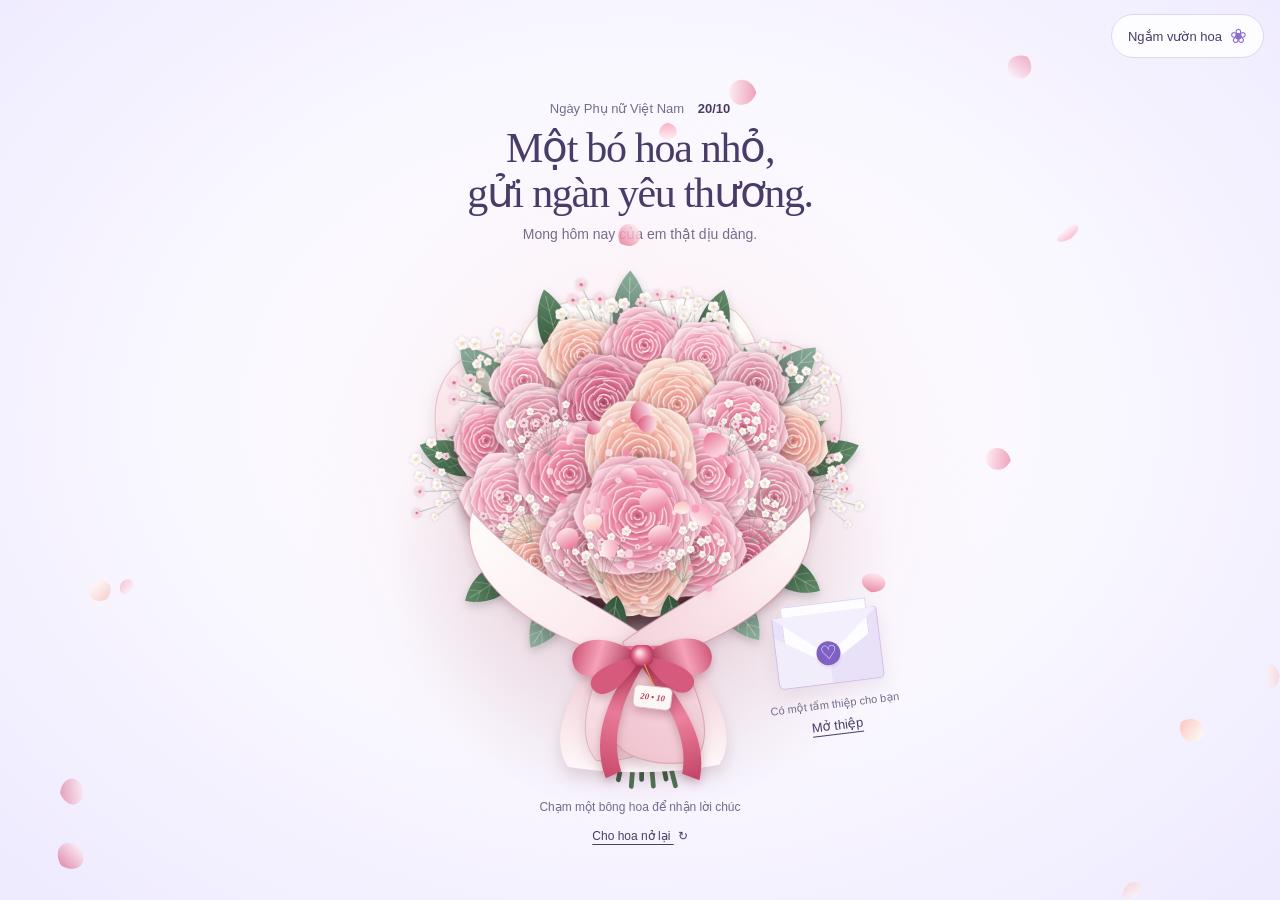
<file: index.html>
<!DOCTYPE html>
<html lang="vi">
<head>
  <meta charset="UTF-8">
  <meta name="viewport" content="width=device-width, initial-scale=1.0">
  <meta name="theme-color" content="#f8f5ff">
  <meta name="description" content="Một bó hoa và tấm thiệp nhỏ, gửi những lời chúc dịu dàng nhân ngày Phụ nữ Việt Nam 20/10.">
  <title>Một bó hoa dành tặng bạn · 20/10</title>
  <link rel="stylesheet" href="./style.css">
  <script src="./script.js" defer></script>
  <script src="./card.js" defer></script>
  <script src="./album.js" defer></script>
</head>
<body>
  <main>
    <a class="garden-link" href="./garden.html">Ngắm vườn hoa <span aria-hidden="true">❀</span></a>
    <canvas id="ambientPetalsCanvas" aria-hidden="true"></canvas>
    <header class="greeting">
      <p class="occasion">Ngày Phụ nữ Việt Nam <span>20/10</span></p>
      <h1>Một bó hoa nhỏ,<br>gửi ngàn yêu thương.</h1>
      <p class="greeting-caption">Mong hôm nay của em thật dịu dàng.</p>
    </header>

    <div class="gift-layout">
      <section class="scene-column" aria-label="Hoa và những lời chúc 20/10">


        <div class="gift-visuals">
          <div class="bouquet-composition">
            <div id="bouquetStageWrapper" role="button" tabindex="0"
              aria-label="Bó hoa hồng. Nhấn Enter để nhận lời chúc; dùng phím mũi tên để chọn bông hoa."
              aria-describedby="bouquetHint">
              <canvas id="bouquetCanvas" aria-hidden="true"></canvas>
            </div>
            <button class="envelope-button" id="openCard" type="button" aria-haspopup="dialog" aria-controls="greetingCard" aria-expanded="false" hidden>
              <span class="envelope" aria-hidden="true"><span class="envelope-letter">Gửi bạn</span><span class="envelope-seal">♡</span></span>
              <span class="envelope-caption">Có một tấm thiệp cho bạn</span>
              <span class="envelope-action">Mở thiệp</span>
            </button>
          </div>

        </div>

        <footer class="scene-footer">
          <p id="bouquetHint" class="bouquet-hint">Chạm một bông hoa để nhận lời chúc</p>
          <p id="roseWish" class="rose-wish" role="status" aria-live="polite" aria-atomic="true"></p>
          <button class="text-button" id="replayBloom" type="button">Cho hoa nở lại <span aria-hidden="true">↻</span></button>
        </footer>
      </section>

      <dialog id="greetingCard" class="card-dialog" aria-labelledby="cardTitle">
        <div class="letter-paper">
          <button class="close-button" id="closeCard" type="button" aria-label="Đóng thiệp">×</button>
          <div id="cardReading">
            <div class="letter-date" aria-label="Ngày 20 tháng 10"><span>20</span><span class="date-stem" aria-hidden="true"></span><span>10</span></div>
            <p class="letter-recipient">Gửi <span id="cardRecipient">Hòa em yêu</span>,</p>
            <h2 id="cardTitle">Chúc em một ngày<br>thật nhiều yêu thương.</h2>
            <div class="letter-flower" aria-hidden="true">❀</div>
            <p id="cardMessage" class="letter-message"></p>
            <div class="letter-signoff"><p>Với thật nhiều thương mến,</p><p id="cardSender" class="letter-signature"></p></div>
            <div class="letter-fold" aria-hidden="true"></div>
            <div class="letter-actions"><button id="viewAlbum" class="text-button" type="button" aria-controls="memoryAlbum">Xem album kỷ niệm <span aria-hidden="true">♡</span></button><button id="editCard" class="text-button" type="button">Viết lời chúc riêng <span aria-hidden="true">✎</span></button></div>
          </div>
          <form id="cardEditor" hidden>
            <p class="editor-intro">Một tấm thiệp mang lời của em.</p>
            <h2 id="editorTitle" class="editor-title">Viết chút yêu thương</h2>
            <label for="recipientInput">Gửi đến</label>
            <input id="recipientInput" name="recipient" maxlength="60" required autocomplete="off">
            <label for="messageInput">Lời chúc 20/10</label>
            <textarea id="messageInput" name="message" rows="7" maxlength="1500" required></textarea>
            <label for="senderInput">Người gửi</label>
            <input id="senderInput" name="sender" maxlength="60" required autocomplete="off">
            <p class="editor-hint">Lời chúc được lưu trên trình duyệt này.</p>
            <div class="editor-actions"><button class="primary-button" type="submit">Lưu lời chúc</button><button class="text-button" id="cancelEdit" type="button">Hủy</button></div>
          </form>
          <p id="cardStatus" class="card-status" role="status" aria-live="polite"></p>
        </div>
      </dialog>
    </div>
    <section id="memoryAlbum" class="memory-album" aria-labelledby="albumTitle" hidden>
      <header class="album-heading">
        <p class="album-note">Một chút kỷ niệm, dành riêng cho bạn</p>
        <h2 id="albumTitle">Những khoảnh khắc thương yêu</h2>
        <button id="toggleAlbum" class="text-button" type="button" aria-expanded="false" aria-controls="albumPhotos">Xòe album <span aria-hidden="true">♡</span></button>
        <button id="editAlbum" class="text-button" type="button" aria-expanded="false" aria-controls="albumPhotos">Thay ảnh <span aria-hidden="true">✎</span></button>
      </header>
      <p id="albumEditHint" class="album-edit-hint" hidden>Chọn ảnh từ thiết bị của bạn, tối đa 20 MB mỗi ảnh. Ảnh được lưu trên trình duyệt này, không tự gửi sang thiết bị khác.</p>
      <p id="albumStatus" class="album-status" role="status" aria-live="polite" aria-atomic="true"></p>
      <div id="albumPhotos" class="album-photos">
        <figure class="portrait-card album-card">
          <div class="portrait-photo"><img src="./assets/img1.jfif" alt="Ảnh kỷ niệm thứ nhất của người nhận thiệp" width="768" height="1024" decoding="async"></div>
          <figcaption><span class="portrait-dedication">Một nụ cười rất thương.</span><span class="portrait-date">Những ngày thật vui</span></figcaption>
          <div class="photo-actions" hidden>
            <button class="text-button change-photo" type="button" aria-label="Đổi ảnh thứ nhất">Đổi ảnh</button>
            <button class="text-button reset-photo" type="button" aria-label="Khôi phục ảnh thứ nhất" disabled>Ảnh ban đầu</button>
            <input class="photo-input" type="file" accept="image/*" aria-label="Chọn ảnh thứ nhất" hidden>
          </div>
        </figure>
        <figure class="portrait-card album-card">
          <div class="portrait-photo"><img src="./assets/img2.jfif" alt="Ảnh kỷ niệm thứ hai của người nhận thiệp" width="768" height="1024" decoding="async" loading="lazy"></div>
          <figcaption><span class="portrait-dedication">Bình yên từ điều nhỏ.</span><span class="portrait-date">Một khoảnh khắc dịu dàng</span></figcaption>
          <div class="photo-actions" hidden>
            <button class="text-button change-photo" type="button" aria-label="Đổi ảnh thứ hai">Đổi ảnh</button>
            <button class="text-button reset-photo" type="button" aria-label="Khôi phục ảnh thứ hai" disabled>Ảnh ban đầu</button>
            <input class="photo-input" type="file" accept="image/*" aria-label="Chọn ảnh thứ hai" hidden>
          </div>
        </figure>
        <figure class="portrait-card album-card">
          <div class="portrait-photo"><img src="./assets/img3.jfif" alt="Ảnh kỷ niệm thứ ba của người nhận thiệp" width="768" height="1024" decoding="async" loading="lazy"></div>
          <figcaption><span class="portrait-dedication">Mong em luôn rạng rỡ.</span><span class="portrait-date">Hôm nay và cả mai sau</span></figcaption>
          <div class="photo-actions" hidden>
            <button class="text-button change-photo" type="button" aria-label="Đổi ảnh thứ ba">Đổi ảnh</button>
            <button class="text-button reset-photo" type="button" aria-label="Khôi phục ảnh thứ ba" disabled>Ảnh ban đầu</button>
            <input class="photo-input" type="file" accept="image/*" aria-label="Chọn ảnh thứ ba" hidden>
          </div>
        </figure>
      </div>
      <p class="album-footnote">Có những điều nhỏ, nhớ lại vẫn thấy vui.</p>
    </section>
    <noscript><p class="noscript-message">Bật JavaScript để ngắm hoa nở và mở thiệp 20/10 nhé.</p></noscript>
  </main>
</body>
</html>
</file>
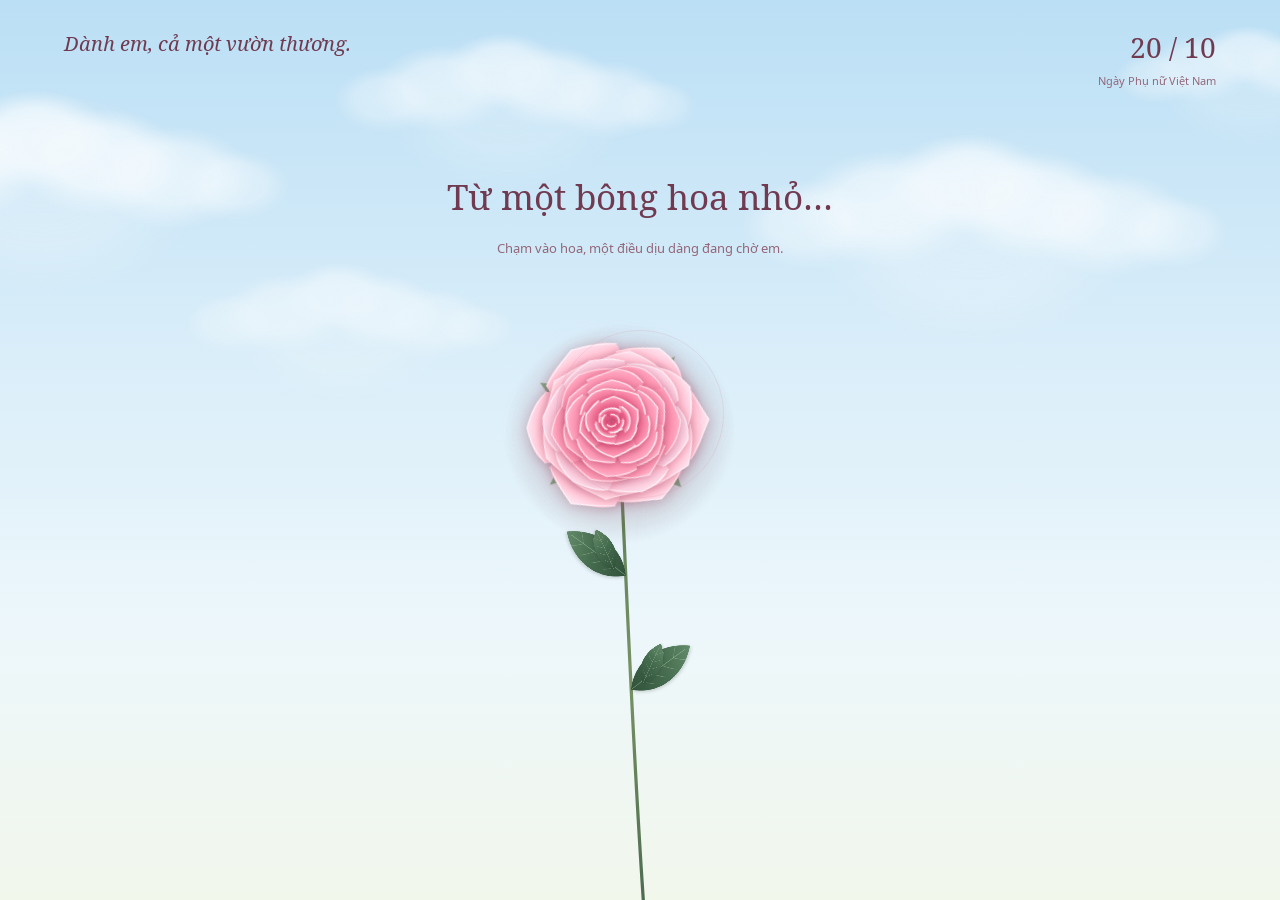
<file: garden.html>
<!DOCTYPE html>
<html lang="vi">
<head>
  <meta charset="UTF-8">
  <meta name="viewport" content="width=device-width, initial-scale=1.0">
  <meta name="theme-color" content="#bbdff5">
  <meta name="description" content="Chạm một bông hoa, đánh thức cả khu vườn và nhận một lời chúc dịu dàng ngày 20/10.">
  <title>Cả một vườn thương · 20/10</title>
  <link rel="preload" href="./assets/fonts/noto-serif-regular.woff2" as="font" type="font/woff2" crossorigin>
  <link rel="preload" href="./assets/fonts/noto-sans-regular.woff2" as="font" type="font/woff2" crossorigin>
  <style>
    @font-face {
      font-family: "Noto Serif";
      src: url("./assets/fonts/noto-serif-regular.woff2") format("woff2");
      font-style: normal; font-weight: 400; font-display: swap;
    }
    @font-face {
      font-family: "Noto Serif";
      src: url("./assets/fonts/noto-serif-italic.woff2") format("woff2");
      font-style: italic; font-weight: 400; font-display: swap;
    }
    @font-face {
      font-family: "Noto Sans";
      src: url("./assets/fonts/noto-sans-regular.woff2") format("woff2");
      font-style: normal; font-weight: 400; font-display: swap;
    }
    :root {
      color-scheme: light;
      --sky: #bbdff5;
      --ink: #703a50;
      --muted: #936779;
      --rose: #c66388;
      --leaf: #6c8b71;
      --paper: #fffdfc;
      --font-letter: "Noto Serif", serif;
      font-family: "Noto Sans", sans-serif;
      color: var(--ink);
      font-synthesis: none;
    }
    * { box-sizing: border-box; }
    [hidden] { display: none !important; }
    html, body { margin: 0; min-width: 280px; min-height: 100%; }
    body { background: var(--sky); -webkit-tap-highlight-color: transparent; }
    button { font: inherit; color: inherit; cursor: pointer; touch-action: manipulation; }
    button:focus-visible, input:focus-visible, textarea:focus-visible { outline: 2px solid var(--ink); outline-offset: 4px; }
    .garden {
      position: relative; min-height: 560px; height: 100svh; overflow: hidden;
      isolation: isolate;
      background: linear-gradient(180deg, #bbdff5 0%, #d8edf9 37%, #edf7fb 70%, #f2f7ec 100%);
    }
    .garden::after {
      content: ""; position: absolute; inset: 0; z-index: -2; pointer-events: none;
      background: radial-gradient(ellipse at 50% 110%, #d7e8caaa, transparent 58%);
      opacity: 0; transition: opacity 4s;
    }
    .garden.is-growing::after { opacity: 1; }
    .page-header {
      position: absolute; top: max(28px, env(safe-area-inset-top));
      left: clamp(24px, 5vw, 76px); right: clamp(24px, 5vw, 76px);
      display: flex; align-items: start; justify-content: space-between; gap: 24px;
      pointer-events: none;
    }
    .dedication { margin: 0; font: italic 20px/1.6 var(--font-letter); }
    .date { margin: 0; text-align: right; font-size: 11px; line-height: 1.7; color: var(--muted); }
    .date span { display: block; font: 28px/1.4 var(--font-letter); color: var(--ink); margin-bottom: 5px; }
    #flowers { position: absolute; inset: 0; z-index: -1; width: 100%; height: 100%; }
    .flower-button {
      position: absolute; left: 50%; top: 46%; transform: translate(-50%, -50%);
      width: 184px; height: 184px; border: 0; border-radius: 50%; background: transparent;
    }
    .flower-button::after {
      content: ""; position: absolute; inset: 8px; border: 1px solid #d69ab23b; border-radius: 50%;
      transition: transform .5s, border-color .5s;
    }
    .flower-button:hover::after { transform: scale(1.13); border-color: #c6638888; }
    .intro {
      position: absolute; left: 24px; right: 24px; top: 19%; text-align: center;
      transition: opacity .65s, transform .65s; pointer-events: none;
    }
    h1 { margin: 0; font: 400 clamp(25px, 3vw, 35px)/1.5 var(--font-letter); }
    .intro p { margin: 13px 0 0; font-size: 13px; line-height: 1.7; color: var(--muted); }
    .is-growing .intro { opacity: 0; transform: translateY(12px); }
    .progress {
      position: absolute; bottom: 36px; left: 20px; right: 20px; margin: 0;
      text-align: center; font: italic 17px/1.7 var(--font-letter);
      opacity: 0; transition: opacity .6s; pointer-events: none;
      text-shadow: 0 1px 12px #fff, 0 1px 8px #fff;
    }
    .is-growing:not(.is-ready) .progress { opacity: 1; }
    .garden-actions {
      position: absolute; bottom: max(24px, env(safe-area-inset-bottom)); left: 0; right: 0;
      display: flex; justify-content: center; flex-wrap: wrap; gap: 12px; padding: 0 16px;
    }
    .garden-actions button {
      border: 1px solid #dcb9c8; background: #fffdfcf2; border-radius: 30px;
      padding: 12px 20px; font-size: 12px; box-shadow: 0 3px 16px #76364d0c;
    }
    .garden-actions button:hover { background: #fae7ef; }
    dialog {
      width: min(480px, calc(100% - 36px)); max-height: calc(100svh - 36px);
      padding: 0; border: 0; overflow: auto; background: var(--paper); color: var(--ink);
      box-shadow: 0 24px 100px #69394d24, 0 2px 10px #69394d12;
      scrollbar-width: none;
      -ms-overflow-style: none;
    }
    dialog::-webkit-scrollbar { display: none; }
    dialog::backdrop { background: #eaf5fc3d; backdrop-filter: blur(3px); }
    dialog[open] { animation: unfold 1s cubic-bezier(.2,.8,.2,1) both; }
    .letter { position: relative; padding: 38px 42px 28px; text-align: center; }
    .letter::before { content: ""; position: absolute; inset: 10px; border: 1px solid #eed6e1; pointer-events: none; }
    .close-card { position: absolute; top: 15px; right: 16px; width: 34px; height: 34px; border: 0; background: transparent; font-size: 25px; }
    .letter-date { margin: 2px 0 20px; font: 24px/1.4 var(--font-letter); color: var(--rose); }
    .letter-date span { display: inline-block; width: 1px; height: 27px; background: #d9aec1; transform: rotate(24deg); margin: 0 15px -5px; }
    .letter-sprig { display: block; margin: 0 auto 17px; width: 75px; height: 55px; }
    .recipient { font: italic 17px/1.7 var(--font-letter); margin: 0 0 13px; }
    h2 { font: 400 clamp(26px, 5vw, 32px)/1.5 var(--font-letter); margin: 0 0 24px; text-wrap: balance; }
    .message { font-size: 14px; line-height: 1.95; margin: 0 0 15px; text-wrap: pretty; }
    .signature { margin: 24px 0; font: italic 17px/1.8 var(--font-letter); }
    .recipient, h2, .message, .signature { overflow-wrap: anywhere; }
    h2, .message, .signature { white-space: pre-wrap; }
    .letter-actions { display: flex; flex-wrap: wrap; justify-content: center; gap: 12px 20px; }
    .view-garden { position: relative; border: 0; border-bottom: 1px solid #cba1b2; padding: 7px 2px; background: transparent; font-size: 12px; }
    .card-editor { text-align: left; }
    .card-editor h2 { text-align: center; margin-bottom: 20px; font-size: 25px; }
    .card-editor label { display: block; margin: 16px 0 7px; font-size: 13px; }
    .card-editor input, .card-editor textarea {
      display: block; width: 100%; min-width: 0; padding: 10px 12px;
      border: 1px solid #dcb9c8; border-radius: 4px; background: #fff9fb;
      color: var(--ink); font: 16px/1.6 "Noto Sans", sans-serif;
    }
    .card-editor textarea { resize: vertical; }
    .editor-hint, .card-status { color: var(--muted); font-size: 12px; line-height: 1.7; }
    .card-status { margin: 0; }
    .card-status:not(:empty) { margin-top: 16px; }
    .editor-actions { display: flex; align-items: center; flex-wrap: wrap; gap: 20px; margin-top: 20px; }
    .save-card { border: 1px solid var(--ink); border-radius: 24px; padding: 11px 18px; background: var(--ink); color: var(--paper); font-size: 13px; }
    .noscript { position: absolute; top: 30%; left: 20px; right: 20px; text-align: center; line-height: 1.8; }
    @keyframes unfold { from { opacity: 0; transform: translateY(35px) rotate(-2deg) scale(.94); } to { opacity: 1; transform: none; } }
    @media (max-width: 600px) {
      .dedication { font-size: 18px; max-width: 150px; }
      .date { max-width: 130px; font-size: 10px; }
      .date span { font-size: 25px; }
      .letter { padding: 35px 26px 25px; }
      .intro { top: 18%; }
      h1 { font-size: clamp(23px, 5.8vw, 28px); }
    }
    @media (max-height: 600px) and (min-width: 600px) {
      .garden { min-height: 360px; }
      .intro { top: 38%; right: auto; width: 30%; text-align: left; }
      h1 { font-size: 24px; }
      .intro p { margin-top: 6px; }
      .page-header { top: 20px; }
    }
    @media (prefers-reduced-motion: reduce) {
      *, *::before, *::after { animation: none !important; transition: none !important; }
    }
  </style>
</head>
<body>
  <main class="garden" id="garden">
    <header class="page-header">
      <p class="dedication">Dành em, cả một vườn thương.</p>
      <p class="date"><span>20 / 10</span>Ngày Phụ nữ Việt Nam</p>
    </header>
    <canvas id="flowers" aria-hidden="true"></canvas>
    <button class="flower-button" id="bloom" type="button" aria-label="Chạm để cả vườn hoa nở" aria-describedby="introHint"></button>
    <div class="intro" id="intro">
      <h1>Từ một bông hoa nhỏ…</h1>
      <p id="introHint">Chạm vào hoa, một điều dịu dàng đang chờ em.</p>
    </div>
    <p class="progress" id="status" role="status" aria-live="polite" aria-atomic="true"></p>
    <nav class="garden-actions" id="actions" aria-label="Vườn hoa và thiệp" hidden>
      <button id="readCard" type="button" aria-haspopup="dialog" aria-controls="wishCard">Đọc lại thiệp</button>
      <button id="replay" type="button">Cho hoa nở lại</button>
    </nav>
    <dialog id="wishCard" aria-labelledby="cardTitle">
      <article class="letter">
        <button class="close-card" id="closeCard" type="button" aria-label="Đóng thiệp">×</button>
        <p class="letter-date">20<span aria-hidden="true"></span>10</p>
        <svg class="letter-sprig" viewBox="0 0 90 64" fill="none" aria-hidden="true">
          <path d="M45 59 Q41 40 46 21 M44 49 Q25 47 23 35 Q39 33 44 49 M44 40 Q60 39 65 28 Q51 28 44 40" stroke="#78947a" stroke-width="1.2" fill="#dfe9d9"/>
          <g fill="#ecc1d2" stroke="#c9789a" stroke-width=".6">
            <ellipse cx="39" cy="17" rx="8" ry="12" transform="rotate(-40 39 17)"/>
            <ellipse cx="52" cy="17" rx="8" ry="12" transform="rotate(40 52 17)"/>
            <ellipse cx="45" cy="15" rx="8" ry="12"/>
            <path d="M30 19 Q44 17 45 30 Q33 32 30 19 M60 19 Q46 17 45 30 Q58 32 60 19"/>
          </g>
        </svg>
        <div id="cardReading">
          <p class="recipient">Gửi <span id="cardRecipient">bạn thương mến</span>,</p>
          <h2 id="cardTitle">Mong những điều đẹp đẽ<br>luôn nở bên bạn.</h2>
          <div id="cardMessage">
            <p class="message">Một bông hoa có thể làm một ngày thêm đẹp.<br>Còn bạn, làm thế giới này dịu dàng hơn.</p>
            <p class="message">Nhân ngày 20/10, chúc bạn luôn được yêu thương, trân trọng và có thật nhiều niềm vui. Mong bạn đủ bình yên để tận hưởng những điều nhỏ bé, đủ tự tin để theo đuổi những điều mình yêu.</p>
            <p class="message">Hôm nay và cả những ngày sau,<br>hãy cứ rạng rỡ theo cách của riêng mình nhé.</p>
          </div>
          <p class="signature" id="cardSignature">Gửi bạn thật nhiều thương mến ♡</p>
          <div class="letter-actions">
            <button class="view-garden" id="viewGarden" type="button" autofocus>Ngắm vườn hoa</button>
            <button class="view-garden" id="editCard" type="button">Viết lời chúc riêng</button>
          </div>
        </div>
        <form class="card-editor" id="cardEditor" hidden>
          <h2 id="editorTitle">Viết chút yêu thương</h2>
          <label for="recipientInput">Gửi đến</label>
          <input id="recipientInput" name="recipient" maxlength="60" required autocomplete="off">
          <label for="titleInput">Tiêu đề thiệp</label>
          <textarea id="titleInput" name="title" rows="2" maxlength="160" required></textarea>
          <label for="messageInput">Lời chúc 20/10</label>
          <textarea id="messageInput" name="message" rows="7" maxlength="3000" required></textarea>
          <label for="signatureInput">Chữ ký</label>
          <input id="signatureInput" name="signature" maxlength="120" required autocomplete="off">
          <p class="editor-hint">Lời chúc được lưu trên trình duyệt này. Cách một dòng để bắt đầu đoạn mới.</p>
          <div class="editor-actions">
            <button class="save-card" type="submit">Lưu lời chúc</button>
            <button class="view-garden" id="cancelEdit" type="button">Hủy</button>
          </div>
        </form>
        <p class="card-status" id="cardStatus" role="status" aria-live="polite"></p>
      </article>
    </dialog>
    <noscript><p class="noscript">Bật JavaScript để chạm vào hoa và mở thiệp nhé.<br>Chúc em ngày 20/10 bình an, rạng rỡ và tràn đầy yêu thương!</p></noscript>
  </main>
  <script src="./garden-botany.js"></script>
  <script src="./garden-card.js"></script>
  <script>
    (() => {
      'use strict';
      const garden = document.getElementById('garden');
      const canvas = document.getElementById('flowers');
      const ctx = canvas.getContext('2d');
      const bloomButton = document.getElementById('bloom');
      const card = document.getElementById('wishCard');
      const actions = document.getElementById('actions');
      const status = document.getElementById('status');
      const motion = matchMedia('(prefers-reduced-motion: reduce)');
      const TAU = Math.PI * 2;
      const clamp = n => Math.max(0, Math.min(1, n));
      const ease = n => 1 - Math.pow(1 - clamp(n), 3);
      let seed = 2010;
      const random = () => { seed = seed * 16807 % 2147483647; return (seed - 1) / 2147483646; };
      const { createRealisticRoseSprite, createRoseBudSprite, drawBotanicalLeaf } = window.GardenBotany;
      const paletteKeys = ['sweetBlush', 'pastelPink', 'creamPeach', 'pearlVintage', 'berryRomance', 'paleGreen', 'skyBlue', 'pearlWhite'];
      // Bake the soft focus and bloom into the sprites once, keeping the live scene light.
      function softenPetals(source, logicalSize, radius) {
        const image = document.createElement('canvas');
        image.width = source.width; image.height = source.height;
        const c = image.getContext('2d');
        const pixelRatio = source.width / logicalSize;
        c.globalAlpha = .3;
        c.filter = `blur(${radius * .13 * pixelRatio}px) brightness(1.35)`;
        c.drawImage(source, 0, 0);
        c.globalAlpha = 1;
        c.filter = `blur(${radius * .009 * pixelRatio}px) brightness(1.06)`;
        c.drawImage(source, 0, 0);
        return image;
      }
      // Use the same layered roses as index.html, cached at the sizes used in this scene.
      // Fully open flowers need only one draw instead of repainting every petal each frame.
      function prepareRose(config) {
        const rose = createRealisticRoseSprite(config);
        rose.whorlCanvases = rose.whorlCanvases.map(layer => softenPetals(layer, rose.logicalSize, rose.radius));
        const openCanvas = document.createElement('canvas');
        openCanvas.width = rose.baseCanvas.width;
        openCanvas.height = rose.baseCanvas.height;
        const c = openCanvas.getContext('2d');
        c.drawImage(rose.baseCanvas, 0, 0);
        rose.whorlCanvases.forEach(layer => c.drawImage(layer, 0, 0));
        return { ...rose, openCanvas };
      }
      const sprites = paletteKeys.flatMap((paletteKey, i) => ['garden', 'classic', 'peony'].map((variety, j) => prepareRose({
        radius: 46, paletteKey, variety, seed: 2010 + i * 107 + j * 41,
        tiltX: (j - 1) * .65, tiltY: -.2 + (i % 5) * .08, hasDewdrop: j === 0
      })));
      const heroSprite = prepareRose({ radius: 86, paletteKey: 'sweetBlush', variety: 'garden', tiltX: -.22, tiltY: -.3, seed: 2010, hasDewdrop: true });
      const budSprites = paletteKeys.map(paletteKey => {
        const bud = createRoseBudSprite({ paletteKey });
        return { ...bud, canvas: softenPetals(bud.canvas, bud.logicalSize, bud.radius) };
      });
      const leafCanvas = document.createElement('canvas');
      leafCanvas.width = 300; leafCanvas.height = 200;
      const leafContext = leafCanvas.getContext('2d');
      leafContext.scale(2, 2);
      drawBotanicalLeaf(leafContext, 20, 50, 0, 100, 31);
      // Soft cloud puffs are painted once, then drift behind the flowers.
      const cloudCanvas = document.createElement('canvas');
      cloudCanvas.width = 720; cloudCanvas.height = 360;
      const cloudContext = cloudCanvas.getContext('2d');
      const cloudPuffs = [
        [125, 164, 92, .52], [225, 143, 119, .67], [333, 112, 104, .81],
        [420, 141, 111, .75], [519, 163, 108, .61], [600, 174, 75, .43],
        [340, 183, 219, .3]
      ];
      cloudPuffs.forEach(([x, y, radius, opacity]) => {
        cloudContext.save(); cloudContext.translate(x, y); cloudContext.scale(1, .64);
        const puff = cloudContext.createRadialGradient(0, -radius * .12, radius * .16, 0, 0, radius);
        puff.addColorStop(0, `rgba(255,255,255,${opacity})`);
        puff.addColorStop(.48, `rgba(255,255,255,${opacity * .87})`);
        puff.addColorStop(.8, `rgba(255,255,255,${opacity * .3})`);
        puff.addColorStop(1, 'rgba(255,255,255,0)');
        cloudContext.fillStyle = puff; cloudContext.beginPath(); cloudContext.arc(0, 0, radius, 0, TAU); cloudContext.fill();
        cloudContext.restore();
      });
      const clouds = [
        { x: .04, y: .17, size: .42, opacity: .82, speed: 2.7 },
        { x: .4, y: .09, size: .32, opacity: .67, speed: 3.8 },
        { x: .77, y: .22, size: .43, opacity: .78, speed: 2.2 },
        { x: .27, y: .34, size: .29, opacity: .52, speed: 4.1 },
        { x: .98, y: .07, size: .25, opacity: .59, speed: 3.1 }
      ];
      const whorlDelays = [0, .12, .24, .34];
      const closedScales = [.44, .36, .28, .38];
      const twistAngles = [.52, -.78, 1.05, -1.35];
      const flowers = [];
      // Distant flowers are smaller and paler; foreground flowers grow taller and fuller.
      for (let row = 0; row < 5; row++) {
        const count = 24 + row * 2;
        for (let i = 0; i < count; i++) {
          const x = (i + random()) / count;
          flowers.push({
            x, y: .49 + row * .092 + (random() - .5) * .22, depth: row,
            radius: 17 + row * 5 + random() * 15,
            stem: .18 + random() * .22,
            bend: (random() - .5) * 65,
            phase: random() * TAU, rotation: (random() - .5) * .9,
            sprite: Math.floor(random() * sprites.length),
            delay: .3 + Math.abs(x - .5) * 4.2 + row * .36 + random() * .9,
            alpha: .6 + row * .1, tilt: .8 + random() * .2,
            offsetX: 0, offsetY: 0, hover: 0
          });
        }
      }
      // Keep some flowers as closed buds, scattered through all five depth layers.
      for (let i = 0; i < 20; i++) {
        const row = Math.floor(i / 4);
        flowers.push({
          x: (i % 4 + .25 + random() * .5) / 4,
          y: .45 + row * .087 + (random() - .5) * .065,
          depth: row, radius: 13 + row * 2.5 + random() * 4,
          stem: .2 + random() * .15, bend: (random() - .5) * 45,
          phase: random() * TAU, rotation: (random() - .5) * .5,
          bud: true, sprite: i * 3 % budSprites.length,
          delay: .6 + random() * 2.4 + row * .4,
          alpha: .75 + row * .06, tilt: 1,
          offsetX: 0, offsetY: 0, hover: 0
        });
      }
      flowers.sort((a, b) => a.depth - b.depth);
      const petals = Array.from({ length: 18 }, () => ({ x: random(), y: random(), phase: random() * TAU, size: 3 + random() * 4, speed: 9 + random() * 12 }));
      const hero = { x: .5, y: .46, radius: 76, stem: .25, bend: 5, phase: 0, rotation: -.15, tilt: .95, offsetX: 0, offsetY: 0, hover: 0 };
      const pointer = { x: -1000, y: -1000 };
      let width = 0, height = 0, scale = 1, frame = 0, lastFrame = 0;
      let sceneTime = 0;
      let state = 'idle', started = 0, pausedAt = 0;

      function leaf(x, y, direction, size, flutter) {
        ctx.save(); ctx.translate(x, y); ctx.scale(direction, 1); ctx.rotate(-.58 + flutter);
        ctx.drawImage(leafCanvas, -size * .2, -size * .5, size * 1.5, size);
        ctx.restore();
      }

      function drawFlower(f, growth, time, smoothing, isHero = false) {
        if (growth <= 0) return;
        const p = ease(growth);
        const x = f.x * width;
        const targetY = f.y * height;
        const root = Math.max(height * 1.04, targetY + f.stem * height);
        const y = root - (root - targetY) * p;
        // A traveling breeze bends taller stems more, with a small individual flutter.
        const wind = motion.matches ? 0 : Math.sin(time * .00125 + f.x * 4.5) * .72 + Math.sin(time * .002 + f.phase) * .28;
        const lean = wind * (isHero ? .06 : .048);
        const sway = Math.sin(lean) * (root - y) * p;
        const r = f.radius * scale;
        const dx = x - pointer.x, dy = y - pointer.y;
        const distance = Math.hypot(dx, dy);
        const proximity = !motion.matches && !card.open ? clamp(1 - distance / (r * 2.3)) : 0;
        f.offsetX += ((dx / (distance || 1)) * proximity * r * .13 - f.offsetX) * smoothing;
        f.offsetY += ((dy / (distance || 1)) * proximity * r * .08 - f.offsetY) * smoothing;
        f.hover += (proximity - f.hover) * smoothing;
        const headX = x + sway + f.offsetX;
        const headY = y + (1 - Math.cos(lean)) * (root - y) + f.offsetY;
        const baseX = x + f.bend * scale;
        const controlX1 = x - f.bend * scale + sway * .15;
        const controlY1 = root - (root - headY) * .4;
        const controlX2 = headX + 8 * scale + sway * .12;
        const controlY2 = headY + (root - headY) * .22;
        ctx.save(); ctx.globalAlpha = isHero ? 1 : Math.min(1, f.alpha) * clamp(growth * 3);
        const stemColor = ctx.createLinearGradient(baseX - 2, root, headX + 2, headY);
        stemColor.addColorStop(0, '#46664c'); stemColor.addColorStop(.5, '#789265'); stemColor.addColorStop(1, '#587b53');
        ctx.strokeStyle = stemColor;
        ctx.lineWidth = isHero ? 2.8 * scale : Math.max(1, r * .05);
        ctx.lineCap = 'round';
        ctx.beginPath(); ctx.moveTo(baseX, root);
        ctx.bezierCurveTo(controlX1, controlY1, controlX2, controlY2, headX, headY);
        ctx.stroke();
        if (growth > .15) {
          // Attach each leaf to the actual curved stem so the whole plant moves together.
          (isHero ? [.42, .64] : [.38, .64]).forEach((t, i) => {
            const u = 1 - t;
            const lx = u ** 3 * baseX + 3 * u * u * t * controlX1 + 3 * u * t * t * controlX2 + t ** 3 * headX;
            const ly = u ** 3 * root + 3 * u * u * t * controlY1 + 3 * u * t * t * controlY2 + t ** 3 * headY;
            const length = r * (isHero ? .85 : .95) * p;
            leaf(lx, ly, i ? -1 : 1, length, wind * .085);
            if (isHero) leaf(lx + (i ? -10 : 10) * scale, ly - 5 * scale, i ? -1 : 1, length * .6, -.5 + wind * .09);
          });
        }
        ctx.translate(headX, headY);
        ctx.rotate(f.rotation + wind * .095 + f.offsetX * .003);
        const breath = motion.matches ? 1 : 1 + Math.sin(time * .0014 + f.phase) * .008;
        ctx.scale(breath * (1 + f.hover * .04), f.tilt * breath * (1 + f.hover * .04));
        if (f.bud) {
          const bud = budSprites[f.sprite];
          const size = bud.logicalSize * r / bud.radius;
          ctx.scale(.4 + p * .6, .4 + p * .6);
          ctx.drawImage(bud.canvas, -size / 2, -size / 2, size, size);
          ctx.restore();
          return;
        }
        const rose = isHero ? heroSprite : sprites[f.sprite];
        const size = rose.logicalSize * r / rose.radius;
        if (growth >= 1) {
          ctx.drawImage(rose.openCanvas, -size / 2, -size / 2, size, size);
        } else {
          ctx.save(); ctx.scale(.5 + p * .5, .5 + p * .5);
          ctx.drawImage(rose.baseCanvas, -size / 2, -size / 2, size, size); ctx.restore();
          rose.whorlCanvases.forEach((layer, i) => {
            const open = ease((growth - whorlDelays[i]) / (1 - whorlDelays[i]));
            const unfurl = closedScales[i] + (1 - closedScales[i]) * open;
            ctx.save(); ctx.rotate((1 - open) * twistAngles[i]);
            ctx.scale(unfurl, unfurl * (.78 + open * .22));
            ctx.drawImage(layer, -size / 2, -size / 2, size, size); ctx.restore();
          });
        }
        ctx.restore();
      }

      function drawPetals(elapsed, time) {
        ctx.save();
        petals.forEach(petal => {
          const x = ((petal.x * width + time * .009 + Math.sin(time * .0006 + petal.phase) * 35) % (width + 60)) - 30;
          const y = ((petal.y * height + time * petal.speed * .001) % (height + 60)) - 30;
          ctx.save(); ctx.globalAlpha = Math.min(elapsed / 3, 1) * .55;
          ctx.translate(x, y); ctx.rotate(petal.phase + time * .0007);
          ctx.scale(.55 + Math.abs(Math.sin(time * .001 + petal.phase)) * .45, 1);
          const color = ctx.createLinearGradient(0, -petal.size, 0, petal.size);
          color.addColorStop(0, '#fff3f7'); color.addColorStop(1, '#d887a6'); ctx.fillStyle = color;
          ctx.beginPath(); ctx.moveTo(0, -petal.size);
          ctx.bezierCurveTo(petal.size * 1.3, -petal.size, petal.size * .8, petal.size * .8, 0, petal.size);
          ctx.bezierCurveTo(-petal.size, petal.size * .2, -petal.size * .6, -petal.size * .9, 0, -petal.size);
          ctx.fill(); ctx.restore();
        });
        ctx.restore();
      }

      function drawClouds(time) {
        ctx.save();
        clouds.forEach(cloud => {
          const cloudWidth = Math.max(240, width * cloud.size);
          const travel = width + cloudWidth * 2;
          const x = ((cloud.x * width + time * cloud.speed * .001 + cloudWidth) % travel) - cloudWidth;
          const y = height * cloud.y;
          ctx.globalAlpha = cloud.opacity;
          ctx.drawImage(cloudCanvas, x - cloudWidth * .5, y - cloudWidth * .18, cloudWidth, cloudWidth * cloudCanvas.height / cloudCanvas.width);
        });
        ctx.restore();
      }

      function openCard() {
        if (!card.open) card.showModal();
      }
      function finish() {
        state = 'ready'; garden.classList.add('is-ready'); actions.hidden = false;
        status.textContent = 'Cả vườn hoa đã nở. Một tấm thiệp dành tặng bạn.';
        openCard();
      }
      function draw(time) {
        frame = 0;
        const delta = lastFrame ? Math.min(50, time - lastFrame) : 16.67;
        lastFrame = time;
        if (!motion.matches) sceneTime += delta;
        const smoothing = motion.matches ? 1 : 1 - Math.exp(-delta / 140);
        ctx.clearRect(0, 0, width, height);
        drawClouds(sceneTime);
        const elapsed = state === 'idle' ? 0 : (time - started) / 1000;
        const instant = motion.matches && state !== 'idle';
        if (state !== 'idle') {
          flowers.forEach(f => drawFlower(f, state === 'ready' || instant ? 1 : clamp((elapsed - f.delay) / 1.9), sceneTime, smoothing));
        }
        drawFlower(hero, state === 'idle' ? .72 : state === 'ready' || instant ? 1 : .72 + .28 * clamp(elapsed / 1.8), sceneTime, smoothing, true);
        if (state !== 'idle' && !motion.matches) drawPetals(elapsed, sceneTime);
        if (state === 'growing' && (instant || elapsed >= 6.8)) finish();
        if (!motion.matches && !document.hidden) frame = requestAnimationFrame(draw);
      }
      function render() {
        cancelAnimationFrame(frame);
        if (!document.hidden) frame = requestAnimationFrame(draw);
      }
      garden.addEventListener('pointermove', event => {
        if (event.pointerType !== 'mouse' || motion.matches) return;
        const rect = garden.getBoundingClientRect();
        pointer.x = event.clientX - rect.left; pointer.y = event.clientY - rect.top;
      });
      garden.addEventListener('pointerleave', () => { pointer.x = pointer.y = -1000; });
      function resize() {
        const rect = garden.getBoundingClientRect();
        width = rect.width; height = rect.height;
        scale = Math.min(1.22, Math.max(.68, width / 1100));
        const dpr = Math.min(devicePixelRatio || 1, 2);
        canvas.width = Math.round(width * dpr); canvas.height = Math.round(height * dpr);
        ctx.setTransform(dpr, 0, 0, dpr, 0, 0); render();
      }
      function start() {
        if (state !== 'idle') return;
        state = 'growing'; started = performance.now();
        garden.classList.add('is-growing'); bloomButton.hidden = true;
        document.getElementById('intro').setAttribute('aria-hidden', 'true');
        status.textContent = 'Từ một bông hoa, cả khu vườn đang thức giấc…'; render();
      }
      function closeCard() { card.close(); }
      bloomButton.addEventListener('click', start);
      document.getElementById('readCard').addEventListener('click', openCard);
      document.getElementById('closeCard').addEventListener('click', closeCard);
      document.getElementById('viewGarden').addEventListener('click', closeCard);
      card.addEventListener('close', () => document.getElementById('readCard').focus({ preventScroll: true }));
      document.getElementById('replay').addEventListener('click', () => {
        state = 'idle'; garden.classList.remove('is-growing', 'is-ready');
        actions.hidden = true; bloomButton.hidden = false; status.textContent = '';
        document.getElementById('intro').removeAttribute('aria-hidden');
        bloomButton.focus({ preventScroll: true }); render();
      });
      document.addEventListener('visibilitychange', () => {
        if (document.hidden) { pausedAt = performance.now(); cancelAnimationFrame(frame); frame = 0; lastFrame = 0; }
        else { if (pausedAt && state === 'growing') started += performance.now() - pausedAt; pausedAt = 0; render(); }
      });
      motion.addEventListener('change', render);
      new ResizeObserver(resize).observe(garden);
      resize();
    })();
  </script>
</body>
</html>
</file>
<file: style.css>
:root {
  --paper: #fdfcff;
  --blush: #f8f5ff;
  --rose: #8b6bd1;
  --ink: #493c68;
  --muted: #756b8d;
  --line: #ded6ef;
  --bouquet-size: clamp(210px, calc(100dvh - 300px), 560px);
  color: var(--ink);
  font-family: "Segoe UI", Arial, sans-serif;
  font-synthesis: none;
}
* { box-sizing: border-box; }
[hidden] { display: none !important; }
html, body { margin: 0; min-width: 320px; min-height: 100%; }
body {
  background: radial-gradient(ellipse at 50% 46%, #fefeff 0%, #faf8ff 48%, #eeeaff 100%);
  -webkit-tap-highlight-color: transparent;
}
button, input, textarea { font: inherit; }
button { color: inherit; cursor: pointer; touch-action: manipulation; }
button:focus-visible, a:focus-visible, [tabindex]:focus-visible, input:focus-visible, textarea:focus-visible {
  outline: 2px solid var(--ink); outline-offset: 5px;
}
main {
  min-height: 100vh; min-height: 100dvh;
  display: grid; align-content: center;
  position: relative; isolation: isolate;
  padding: max(72px, calc(env(safe-area-inset-top) + 64px)) clamp(16px, 3vw, 48px) max(16px, env(safe-area-inset-bottom));
}
.garden-link {
  position: absolute; top: max(14px, env(safe-area-inset-top));
  right: max(16px, env(safe-area-inset-right)); z-index: 4;
  display: inline-flex; align-items: center; gap: 8px;
  min-height: 44px; padding: 10px 16px; border: 1px solid var(--line); border-radius: 24px;
  background: var(--paper); color: var(--ink); font-size: 13px; text-decoration: none;
}
.garden-link:hover { background: #eee8ff; }
.garden-link span { color: var(--rose); font-size: 20px; line-height: 1; }
.gift-layout {
  width: min(100%, 1040px); margin-inline: auto;
  display: grid; grid-template-columns: minmax(0, 1fr); align-items: start;
  gap: 32px clamp(28px, 4vw, 60px);
}
.scene-column { min-width: 0; display: flex; flex-direction: column; align-items: center; }
.gift-visuals {
  width: 100%; margin: 4px auto 0; display: grid; place-items: center;
}
.portrait-card {
  position: relative; min-width: 0; width: 100%; max-width: 275px;
  justify-self: center; margin: 0; padding: 10px 10px 0;
  background: var(--paper); border: 1px solid #ecd3db99;
  box-shadow: 0 14px 40px #76364d10, 0 2px 7px #76364d08;
  transform-origin: top left;
}
.portrait-photo { overflow: hidden; aspect-ratio: 3 / 4; background: #f3e4e5; }
.portrait-photo img { display: block; width: 100%; height: 100%; object-fit: cover; object-position: center; }
.portrait-card figcaption { padding: 19px 6px 20px; text-align: center; }
.portrait-dedication { display: block; font: italic clamp(16px, 1.6vw, 21px)/1.45 "Palatino Linotype", Georgia, serif; text-wrap: pretty; }
.portrait-date { display: block; color: var(--muted); margin-top: 11px; font-size: 10px; line-height: 1.6; }
main::before {
  content: ''; position: absolute; left: 50%; top: 52%; z-index: -1;
  width: min(90vw, 700px); aspect-ratio: 1;
  transform: translate(-50%, -50%); border-radius: 50%;
  background: radial-gradient(circle, rgba(252, 210, 223, .45), rgba(254, 235, 242, .16) 57%, transparent 73%);
  filter: blur(26px); pointer-events: none;
}
.greeting { width: fit-content; max-width: 100%; margin: 0 auto 8px; transform-origin: top left; position: relative; z-index: 1; text-align: center; }
.occasion { margin: 0 0 10px; font-size: 13px; color: var(--muted); }
.occasion span { margin-left: 10px; color: var(--ink); font-weight: 600; }
h1, h2, .letter-recipient { font-family: "Palatino Linotype", "Book Antiqua", Palatino, Georgia, serif; font-weight: 400; }
h1 { margin: 0; font-size: clamp(28px, 3.4vw, 42px); line-height: 1.08; letter-spacing: -1.3px; }
.greeting-caption { font-size: 14px; color: var(--muted); margin: 10px 0 0; }
.bouquet-composition {
  position: relative; min-width: 0; margin: -12px auto -8px;
  width: min(100%, var(--bouquet-size));
  transform-origin: top left;
}
#bouquetStageWrapper {
  position: relative; width: 100%; aspect-ratio: 1; border-radius: 45%;
  cursor: pointer; touch-action: manipulation;
  animation: bouquet-entrance 1.15s cubic-bezier(.16, 1, .3, 1) both;
}
#bouquetCanvas { width: 100%; height: 100%; display: block; }
.envelope-button {
  position: absolute; right: 8px; top: 66%; width: clamp(126px, 29%, 164px);
  padding: 0; border: 0; background: transparent; text-align: center;
  transform: rotate(-7deg); animation: envelope-arrival .8s cubic-bezier(.2,.8,.2,1) both;
}
.envelope {
  position: relative; display: block; width: 106px; height: 72px; margin: 0 auto 12px;
  background: #e9e1f8; border: 1px solid #cfc1e9; border-radius: 2px 2px 5px 5px;
  box-shadow: 0 8px 18px #76364d18;
}
.envelope::before {
  content: ''; position: absolute; inset: 0; z-index: 2;
  background: linear-gradient(32deg, #f2edfb 49%, transparent 50%) left / 51% 100% no-repeat,
              linear-gradient(-32deg, #e9e1f8 49%, transparent 50%) right / 51% 100% no-repeat;
  border-radius: inherit;
}
.envelope::after {
  content: ''; position: absolute; inset: -1px -1px 0; z-index: 3;
  background: #f3effc; clip-path: polygon(0 0, 100% 0, 50% 61%);
  transform-origin: top; transition: transform .4s ease;
}
.envelope-letter {
  position: absolute; inset: -11px 9px 9px; padding: 12px 0 0;
  background: var(--paper); border: 1px solid var(--line);
  font-family: Georgia, serif; font-style: italic; font-size: 13px;
  transition: transform .4s ease;
}
.envelope-seal {
  position: absolute; left: calc(50% - 12px); top: 28px; z-index: 4;
  width: 24px; height: 24px; border-radius: 50%; background: #8060c4;
  color: #fbf9ff; font: 19px/24px Georgia, serif; box-shadow: 0 2px 3px #493c6822;
}
.envelope-caption, .envelope-action { display: block; font-size: 11px; line-height: 1.5; }
.envelope-caption { color: var(--muted); }
.envelope-action { font-size: 13px; text-decoration: underline; text-underline-offset: 4px; margin-top: 3px; }
@media (hover: hover) {
  .envelope-button:hover .envelope-letter { transform: translateY(-7px); }
  .envelope-button:hover .envelope::after { transform: rotateX(35deg); }
}
.scene-footer { transform-origin: top left; width: min(100%, 540px); margin-top: 6px; text-align: center; position: relative; z-index: 1; }
.bouquet-hint { font-size: 12px; color: var(--muted); margin: 0; }
.rose-wish { font: italic 17px/1.6 Georgia, serif; margin: 6px auto 2px; max-width: 440px; min-height: 54px; text-wrap: pretty; }
.rose-wish:empty { min-height: 0; margin: 0; }
.rose-wish.is-new { animation: wish-arrival .4s ease both; }
.text-button { border: 0; background: transparent; padding: 12px 8px; font-size: 12px; text-decoration: underline; text-underline-offset: 4px; }
.text-button span { display: inline-block; margin-left: 4px; text-decoration: none; }
#replayBloom { margin-top: 3px; }
#ambientPetalsCanvas { position: fixed; inset: 0; width: 100%; height: 100%; display: block; pointer-events: none; z-index: 2; }
.card-dialog {
  position: relative; z-index: 3; inset: auto; justify-self: center; align-self: start;
  width: min(100%, 620px); min-width: 0; max-width: none; max-height: none; margin: 0;
  padding: 0; border: 0; border-radius: 5px; color: var(--ink);
  background: var(--paper); box-shadow: 0 20px 70px #76364d14, 0 2px 8px #76364d0d;
  overflow: visible; scroll-margin-block: 24px;
}
.card-dialog[open] { animation: letter-open .45s .4s cubic-bezier(.16,1,.3,1) both; }
.letter-paper { position: relative; padding: 18px 30px 10px; background: linear-gradient(90deg, transparent 49.7%, #eedde33b 50%, transparent 50.3%), var(--paper); }
.letter-paper::before { content: ''; position: absolute; inset: 10px; border: 1px solid #ecd3db99; border-radius: 2px; pointer-events: none; }
.close-button { position: absolute; right: 15px; top: 14px; z-index: 1; width: 36px; height: 36px; background: transparent; border: 0; border-radius: 50%; font-size: 25px; font-weight: 300; }
.close-button:hover { background: #f0ebfa; }
.letter-date { display: flex; align-items: center; justify-content: center; gap: 13px; font: 28px/1.1 Georgia, serif; color: var(--rose); margin: 0 0 10px; }
.date-stem { width: 1px; height: 32px; background: var(--line); transform: rotate(25deg); }
.letter-recipient { margin: 0 0 10px; font-size: 19px; overflow-wrap: anywhere; }
#cardTitle { margin: 0; font-size: 31px; line-height: 1.2; letter-spacing: -.6px; }
.letter-flower { text-align: center; font: 29px/1 Georgia, serif; color: var(--rose); margin: 6px 0 8px; }
.letter-message { white-space: pre-wrap; overflow-wrap: anywhere; font-size: 14px; line-height: 1.65; margin: 0; }
.message-paragraph { display: block; }
.message-paragraph + .message-paragraph { margin-top: 12px; }
.letter-signoff { margin-top: 10px; text-align: right; }
.letter-signoff > p:first-child { margin: 0 0 3px; font-size: 12px; color: var(--muted); }
.letter-signature { font: italic 23px/1.4 "Palatino Linotype", Georgia, serif; margin: 0; overflow-wrap: anywhere; }
.letter-fold { height: 1px; margin: 8px -30px 2px; background: #ecd3db77; box-shadow: 0 1px 2px #76364d08; }
.letter-actions { text-align: center; }
.letter-actions .text-button { padding-block: 8px; }
.card-status { font-size: 12px; color: var(--muted); text-align: center; margin: 0; line-height: 1.6; }
.card-status:not(:empty) { padding: 8px 0; }
.editor-intro { margin: 10px 0; font-size: 12px; color: var(--muted); }
.editor-title { font-size: 27px; line-height: 1.2; margin: 0 0 26px; }
#cardEditor label { display: block; font-size: 13px; margin: 18px 0 8px; }
#cardEditor input, #cardEditor textarea { width: 100%; border: 1px solid #d2c7e7; border-radius: 5px; background: #fbf9ff; color: var(--ink); padding: 11px 12px; font-size: 14px; line-height: 1.6; }
#cardEditor textarea { resize: vertical; min-height: 150px; }
.editor-hint { font-size: 11px; color: var(--muted); line-height: 1.7; margin-top: 14px; }
.editor-actions { display: flex; align-items: center; gap: 16px; margin: 20px 0 10px; }
.primary-button { border: 1px solid var(--ink); border-radius: 5px; padding: 12px 20px; font-size: 13px; background: var(--ink); color: var(--paper); }
.noscript-message { text-align: center; font-size: 14px; }
/* The album is a second chapter, revealed only after the letter is opened. */
.memory-album {
  position: relative; z-index: 3; width: min(100%, 850px); min-width: 0;
  margin: clamp(32px, 4vw, 54px) auto 8px; text-align: center; scroll-margin-top: 32px;
  opacity: 0; transform: translateY(24px);
  transition: opacity .8s ease, transform .8s cubic-bezier(.2,.8,.2,1);
}
.memory-album.is-revealed { opacity: 1; transform: none; }
.album-heading { margin-bottom: 26px; }
.album-note { color: var(--muted); font-size: 12px; line-height: 1.7; margin: 0 0 12px; }
#albumTitle { font-size: clamp(26px, 3vw, 34px); line-height: 1.25; margin: 0 0 8px; letter-spacing: -.5px; }
.album-photos { display: grid; grid-template-columns: minmax(0, 1fr); gap: 28px; padding: 18px 18px 14px; }
.album-card { grid-area: 1 / 1; width: min(100%, 230px); max-width: none; transform-origin: center; }
.album-card:nth-child(1) { z-index: 3; transform: rotate(-3deg); }
.album-card:nth-child(2) { z-index: 2; transform: translate(12px, -6px) rotate(7deg); }
.album-card:nth-child(3) { z-index: 1; transform: translate(-12px, -10px) rotate(-9deg); }
.album-card .portrait-dedication { font-size: 17px; }
.album-card figcaption { padding: 16px 4px 18px; }
.album-card .portrait-date { margin-top: 8px; }
.album-edit-hint, .album-status { max-width: 520px; margin: 0 auto 16px; color: var(--muted); font-size: 12px; line-height: 1.7; }
.album-status:empty { display: none; }
.photo-actions { display: flex; justify-content: center; flex-wrap: wrap; gap: 0 4px; padding: 0 0 8px; }
.photo-actions .text-button { min-height: 44px; padding: 10px 6px; }
.photo-actions button:disabled { opacity: .5; cursor: default; }
.album-card[aria-busy="true"] .portrait-photo { opacity: .65; }
.memory-album.is-spread .album-photos { grid-template-columns: repeat(3, minmax(0, 1fr)); }
.memory-album.is-spread .album-card { grid-area: auto; transform: rotate(var(--photo-angle)); animation: photo-unfold .65s cubic-bezier(.2,.8,.2,1) both; }
.memory-album.is-spread .album-card:nth-child(1) { --photo-angle: -4deg; }
.memory-album.is-spread .album-card:nth-child(2) { --photo-angle: 2deg; animation-delay: .13s; }
.memory-album.is-spread .album-card:nth-child(3) { --photo-angle: -2deg; animation-delay: .26s; }
.album-footnote { margin: 22px 0 0; color: var(--muted); font: italic 15px/1.7 Georgia, serif; }
@keyframes photo-unfold {
  from { opacity: 0; transform: translateY(22px) rotate(0); }
  to { opacity: 1; transform: translateY(0) rotate(var(--photo-angle)); }
}
@media (min-width: 1100px) {
  body.card-open .gift-layout { grid-template-columns: minmax(0, 1fr) minmax(400px, 470px); align-items: center; }
  body.card-open .bouquet-composition { width: min(100%, var(--bouquet-size)); }
  body.card-open .envelope-button { right: 0; width: 126px; }
  body.card-open .envelope { width: 88px; height: 60px; }
  body.card-open .envelope-seal { top: 22px; }
  body.card-open .envelope-caption { font-size: 10px; }
  body.card-open .envelope-action { font-size: 12px; }
  body.card-open .card-dialog { width: 100%; }
}
@media (min-width: 601px) and (max-width: 1099px) {
  body.card-open .bouquet-composition { width: min(100%, var(--bouquet-size)); }
}
@media (max-width: 600px) {
  .occasion { font-size: 12px; margin-bottom: 8px; }
  .greeting { margin-bottom: 6px; }
  .greeting-caption { font-size: 12px; margin-top: 8px; }
  .gift-visuals { margin-top: 2px; }
  .bouquet-composition { margin-top: 0; margin-bottom: 4px; width: min(100%, var(--bouquet-size)); }
  .envelope-button { right: 6px; top: 68%; width: 130px; }
  .envelope { width: 88px; height: 60px; margin-bottom: 9px; }
  .envelope-seal { top: 22px; }
  .envelope-caption { font-size: 10px; }
  .envelope-action { font-size: 12px; }
  .rose-wish { font-size: 16px; padding: 0 10px; }
  .letter-paper { padding: 18px 24px 10px; }
  .letter-fold { margin-left: -24px; margin-right: -24px; }
  #cardTitle { font-size: 29px; }
  .memory-album.is-spread .album-photos { grid-template-columns: minmax(0, 1fr); gap: 32px; }
}
@keyframes bouquet-entrance { from { opacity: 0; transform: translateY(18px) scale(.92); } to { opacity: 1; transform: translateY(0) scale(1); } }
@keyframes envelope-arrival { from { opacity: 0; transform: translateY(14px) rotate(-12deg); } to { opacity: 1; transform: translateY(0) rotate(-7deg); } }
@keyframes letter-open { from { opacity: 0; transform: translateY(16px); } to { opacity: 1; transform: translateY(0); } }
@keyframes wish-arrival { from { opacity: 0; transform: translateY(5px); } to { opacity: 1; transform: translateY(0); } }
@media (prefers-reduced-motion: reduce) {
  *, *::before, *::after { animation: none !important; transition: none !important; scroll-behavior: auto !important; }
}
</file>
